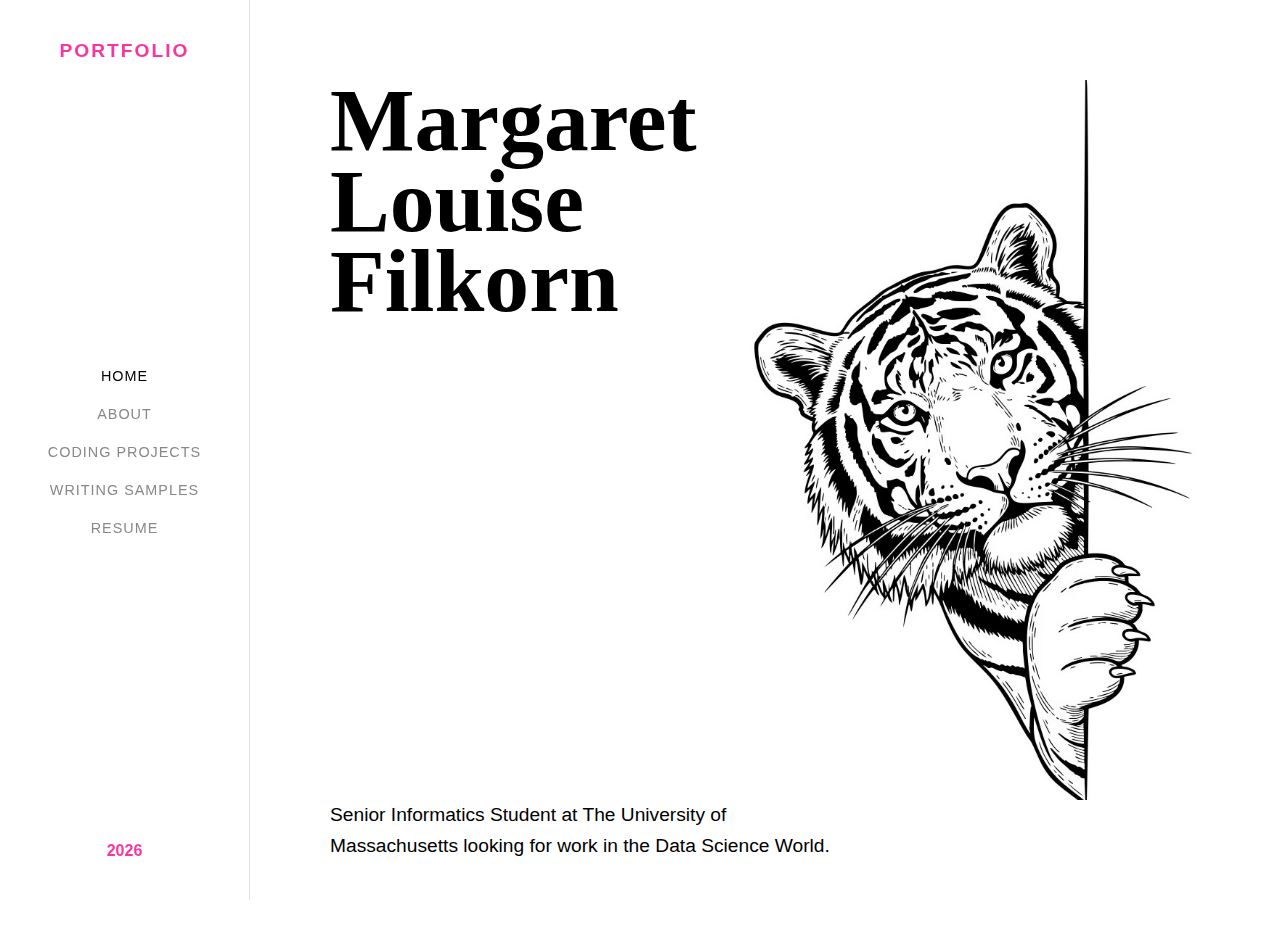
<file: index.html>
<!DOCTYPE html>
<html lang="en">
<head>
    <meta charset="UTF-8">
    <title>Portfolio</title>
    <link rel="stylesheet" href="finalproj.css">
</head>
<body>

    <nav class="sidebar">
        <div class="logo">PORTFOLIO</div>
        <ul class="nav-links">
            <li><a href="#" class="active">Home</a></li>
            <li><a href="#">About</a></li>
            <li><a href="#">Coding Projects</a></li>
            <li><a href="#">Writing Samples</a></li>
            <li><a href="#">Resume</a></li>
        </ul>
        <div class="sidebar-footer">
            <p>2026</p>
        </div>
    </nav>

    <main class="content">
        <section class="me">
            <h1 class="main-title">Margaret<br>Louise<br>Filkorn</h1>
        </section>
        
        <section class="description">
            <p>Senior Informatics Student at The University of Massachusetts looking for work in the Data Science World.</p>
        </section>
    </main>

</body>
</html>
</file>
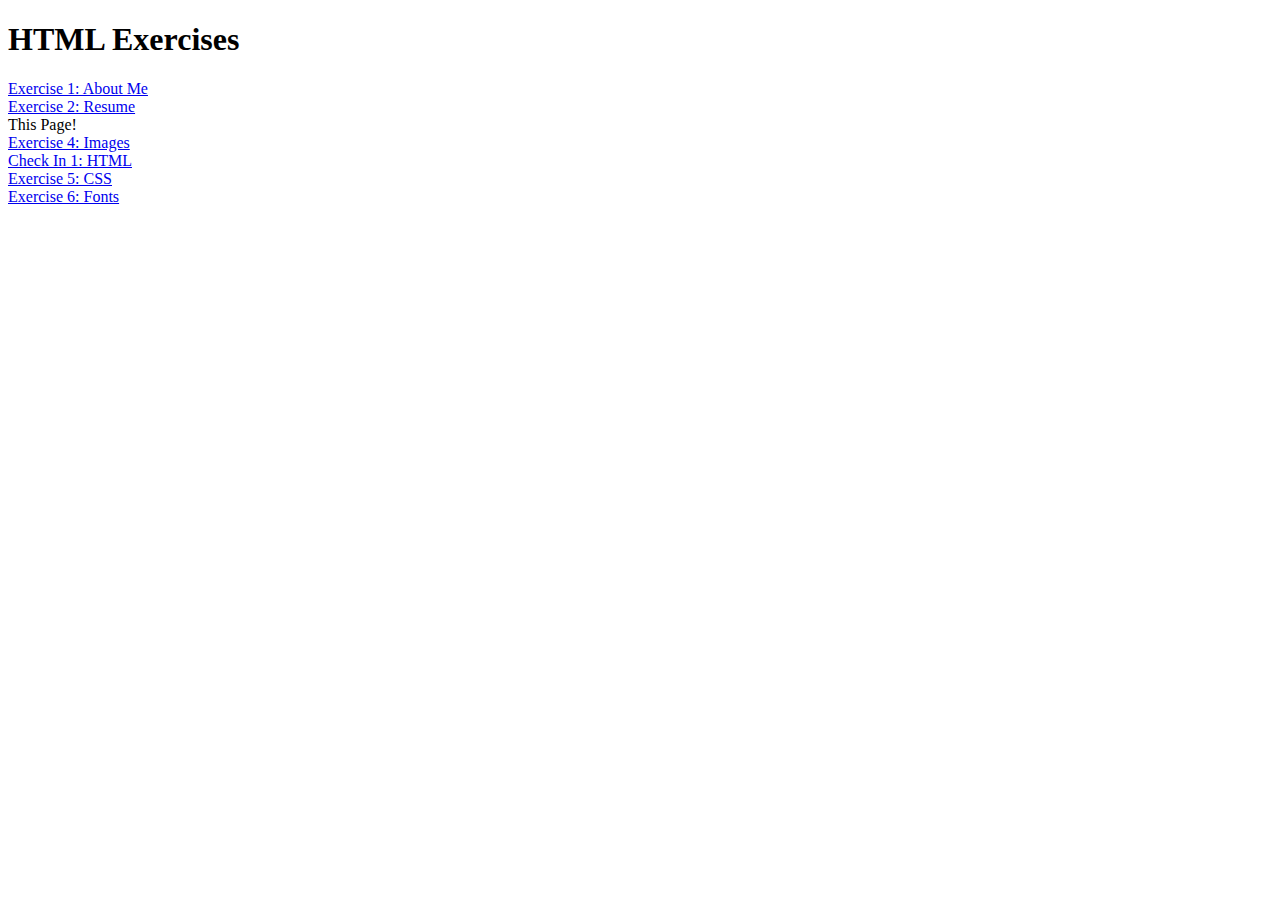
<file: exersises/index.html>
<!DOCTYPE html>
<html lang="en">
    <head>
        <meta charset="UTF-8">
        <title> Course Exercises </title>
    </head>

    <body>
        <main>
            <h1> HTML Exercises </h1>

            <li><a href="exercise1.html">Exercise 1: About Me </a></li>

            <li><a href="exercise2.html">Exercise 2: Resume </a></li>

            <li>This Page!</li>

            <li><a href="exercise4.html">Exercise 4: Images </a></li>

            <li><a href="checkin1.html">Check In 1: HTML</a></li>

            <li> <a href="exercise5.html">Exercise 5: CSS</a></li>

            <li><a href="exercise6.html">Exercise 6: Fonts</a></li>

        </ul>

        </main>
        
    </body>
</html>
</file>
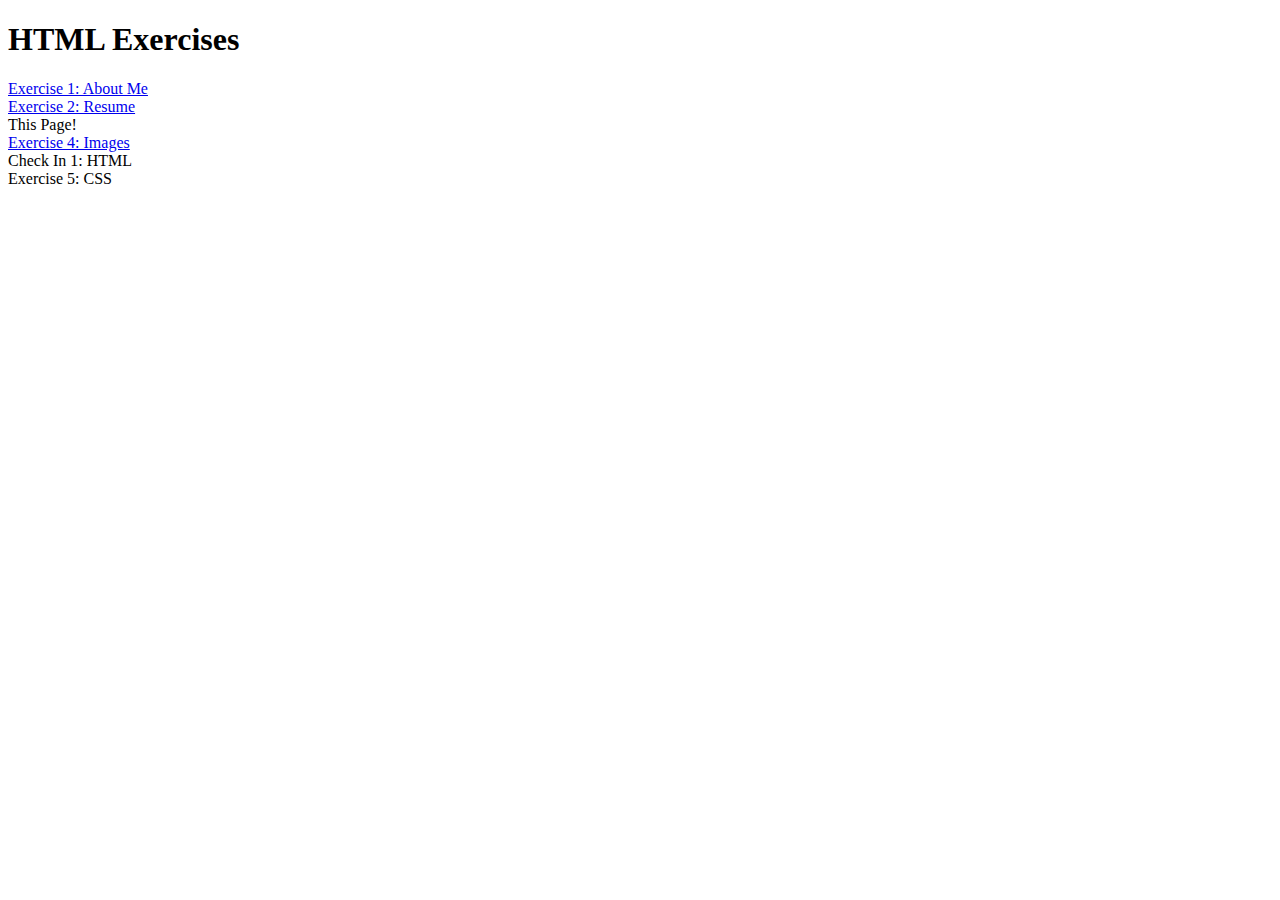
<file: exersises/exersises/index.html>
<!DOCTYPE html>
<html lang="en">
    <head>
        <meta charset="UTF-8">
        <title> Course Exercises </title>
    </head>

    <body>
        <main>
            <h1> HTML Exercises </h1>

            <li><a href="exercise1.html">Exercise 1: About Me </a></li>

            <li><a href="exercise2.html">Exercise 2: Resume </a></li>

            <li>This Page!</li>

            <li><a href="exercise4.html">Exercise 4: Images </a></li>

            <li><a herf="checkin1.html">Check In 1: HTML</a></li>
            
            <li> <a herf="exercise5.html">Exercise 5: CSS</a></li>

        </ul>

        </main>
        
    </body>
</html>
</file>
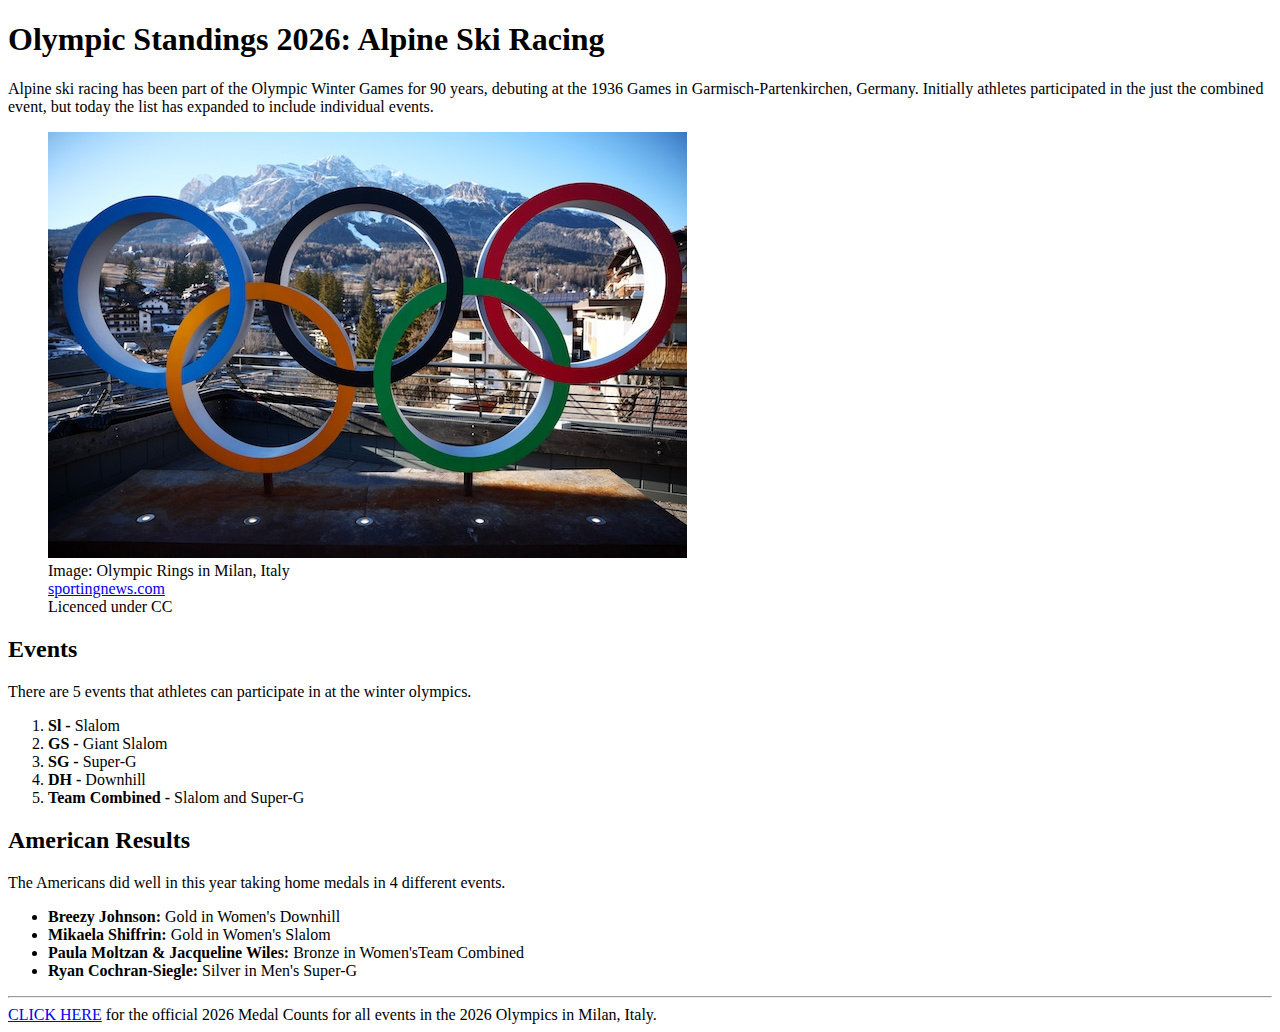
<file: checkin1.html>
<!DOCTYPE html>
<html lang="en">
    <head>
        <meta charset="UTF-8">
        <title> Check In 1: Louise Filkorn </title>
    </head>

    <body>
        <h1> Olympic Standings 2026: Alpine Ski Racing </h1>
            <p> Alpine ski racing has been part of the Olympic Winter Games for 90 years,
                debuting at the 1936 Games in Garmisch-Partenkirchen, Germany. Initially 
                athletes participated in the just the combined event, but today the list 
                has expanded to include individual events.  </p>
                <figure>
                    <img src="../images/Olympics1.jpg" alt="The Olympic Rings">
                        <figcaption>
                            Image: Olympic Rings in Milan, Italy <br>
                            <a href="https://www.sportingnews.com/us/olympics/news/olympics-end-closing-ceremony-date-time-2026-winter-games/1b757dfba2088dd322cfc0d3">sportingnews.com</a> <br>
                            Licenced under CC
                        </figcaption>
                </figure>
        <h2> Events</h2>
            <p> There are 5 events that athletes can participate in at the winter olympics. </p>
            <ol>
                <li> <b>Sl -</b> Slalom</li>
                <li> <b>GS -</b> Giant Slalom</li>
                <li> <b>SG -</b> Super-G</li>
                <li> <b>DH -</b> Downhill</li>
                <li> <b>Team Combined -</b> Slalom and Super-G</li>
            </ol>
        <h2> American Results </h2>
            <p> The Americans did well in this year taking home medals in 4 different events. </p>
                <ul>
                    <li> <b>Breezy Johnson:</b> Gold in Women's Downhill</li>
                    <li> <b>Mikaela Shiffrin:</b> Gold in Women's Slalom</li>
                    <li> <b>Paula Moltzan & Jacqueline Wiles:</b> Bronze in Women'sTeam Combined</li>
                    <li> <b>Ryan Cochran-Siegle:</b> Silver in Men's Super-G </li>
                </ul>
                <hr>

                <footer>
                    <a href="https://www.olympics.com/en/milano-cortina-2026/medals?utm_source=google&utm_campaign=dp_google&utm_content=medals"> CLICK HERE</a> for the official 2026 Medal Counts for all events in the 2026 Olympics in Milan, Italy.
                </footer>
    </body>
</html>
</file>
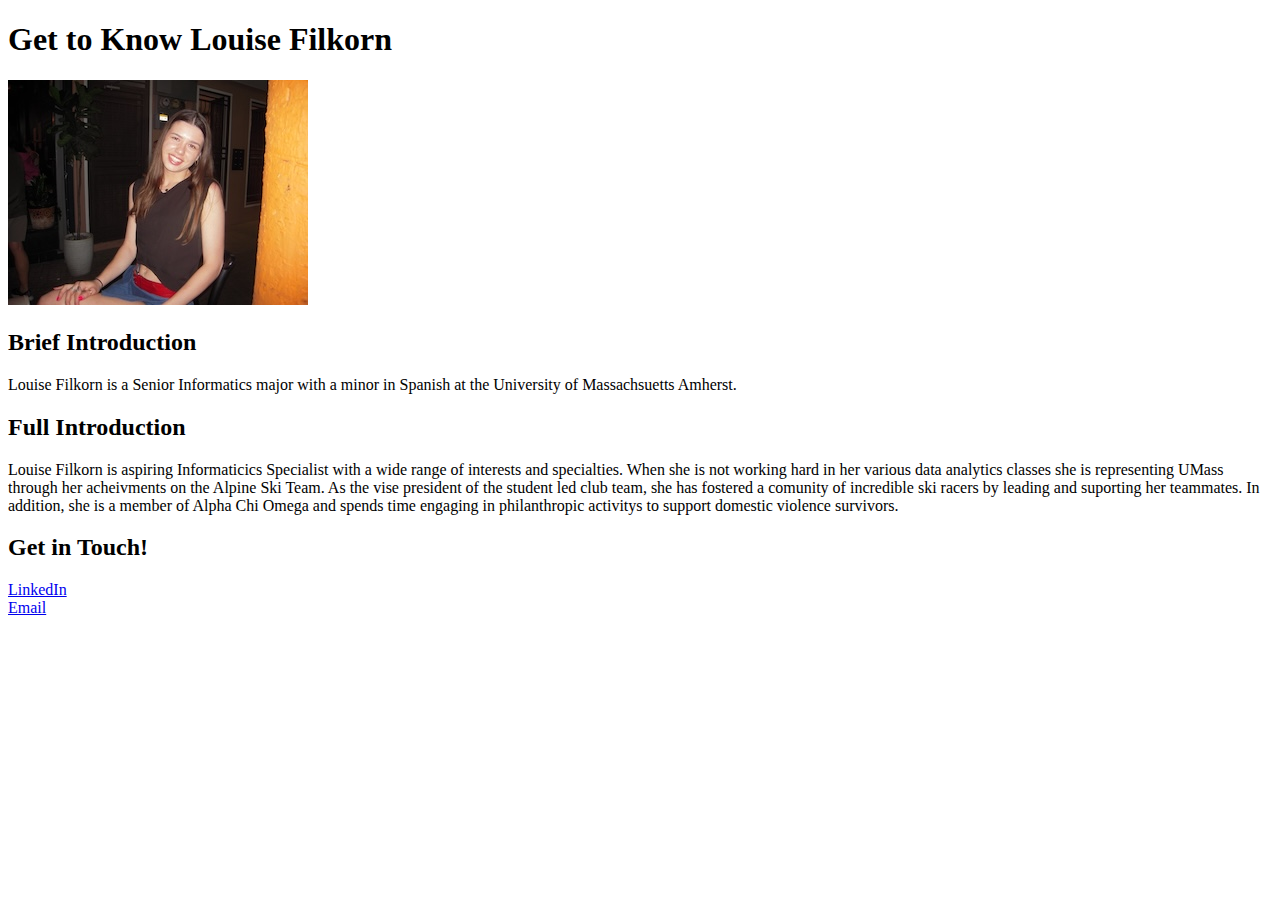
<file: exercise1.html>
<!DOCTYPE html>
<html lang="en">
    <head>
        <meta charset="UTF-8">
        <title> Louise Filkorn Bio - Exersise 1 </title>
    </head>

    <body>
        <h1> Get to Know Louise Filkorn</h1>

        <img src="me.jpg" alt="Louise in a black top, sitting in a chair, smiling.">

        <h2> Brief Introduction </h2>
        <p> Louise Filkorn is a Senior Informatics major with a minor in Spanish at the University of Massachsuetts Amherst. </p>

        <h2> Full Introduction </h2>

        <p> Louise Filkorn is aspiring Informaticics Specialist with a wide range of interests and specialties. When she is not 
        working hard in her various data analytics classes she is representing UMass through her acheivments on the Alpine Ski Team.
        As the vise president of the student led club team, she has fostered a comunity of incredible ski racers by leading and suporting
        her teammates. In addition, she is a member of Alpha Chi Omega and spends time engaging in philanthropic activitys to 
        support domestic violence survivors. </p>
        
        <h2> Get in Touch! </h2>
        <a href="https://www.linkedin.com/in/louisefilkorn/">LinkedIn</a><br>
        <a href="mailto:mfilkorn@umass.edu">Email</a>
        
    </body>
</html>
</file>
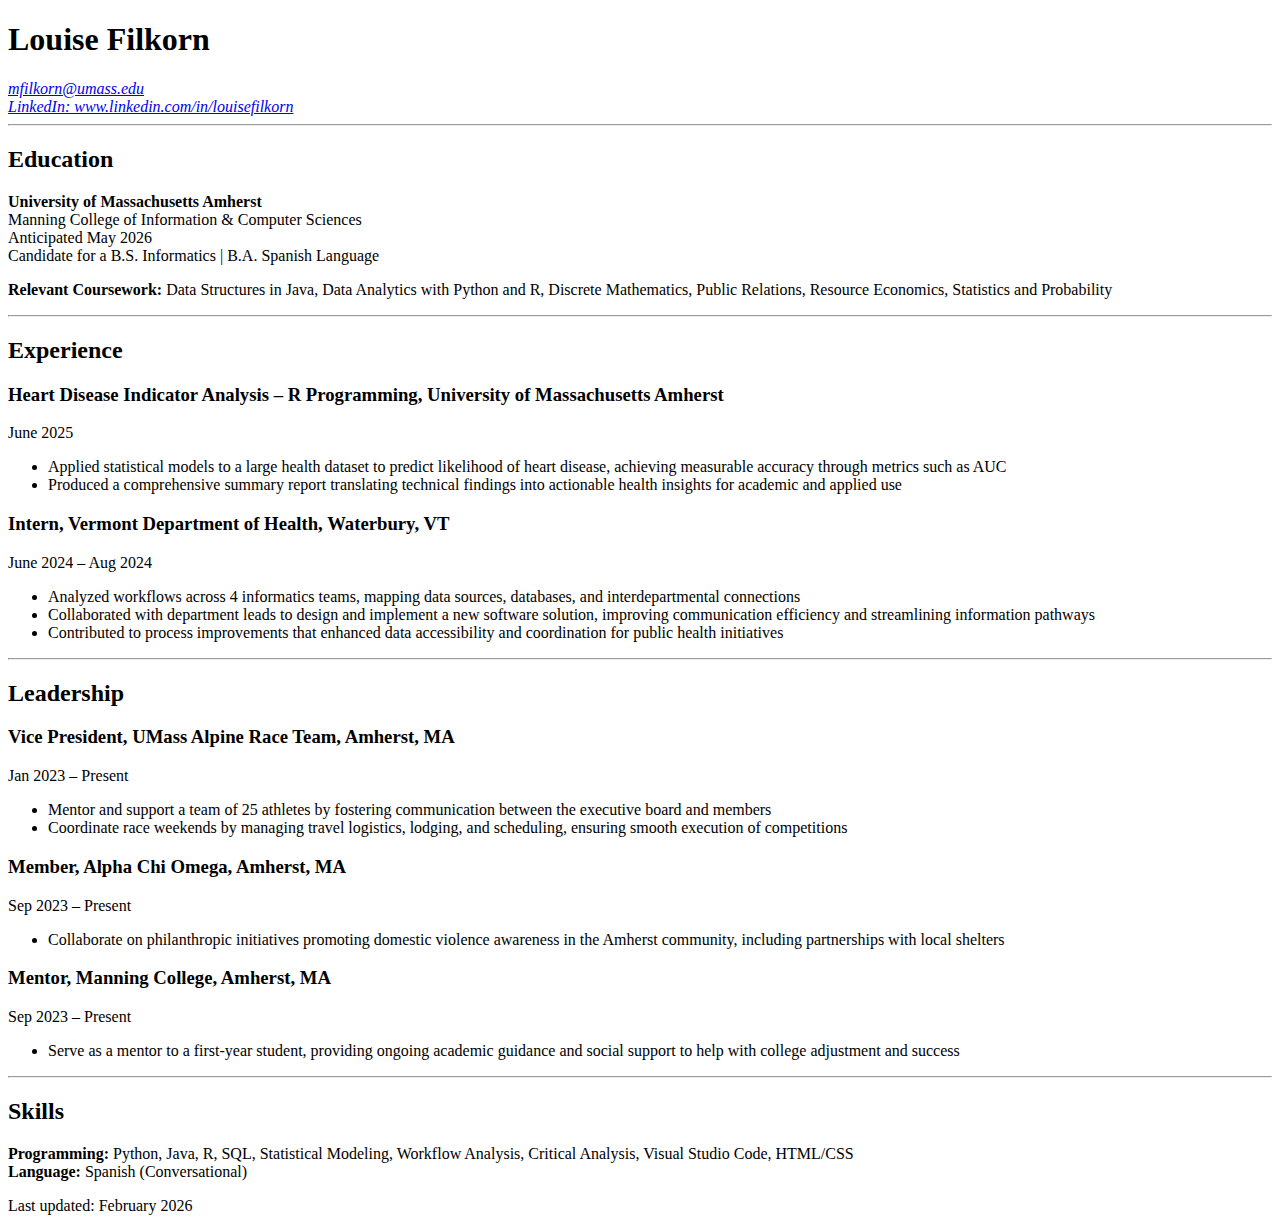
<file: exercise2.html>
<!DOCTYPE html>
<html lang="en">
    <head>
        <meta charset="UTF-8">
        <title> Louise Filkorn </title>
    </head>

    <body>
        <main>
          <h1>Louise Filkorn</h1>
      
          <address>
            <a href="mailto:mfilkorn@umass.edu">mfilkorn@umass.edu</a><br>
            <a href="https://www.linkedin.com/in/louisefilkorn">LinkedIn: www.linkedin.com/in/louisefilkorn</a>
          </address>
      
          <hr>
      
          <h2>Education</h2>
          <p>
            <strong>University of Massachusetts Amherst</strong><br>
            Manning College of Information &amp; Computer Sciences<br>
            Anticipated May 2026<br>
            Candidate for a B.S. Informatics | B.A. Spanish Language
          </p>
          <p>
            <strong>Relevant Coursework:</strong> Data Structures in Java, Data Analytics with Python and R, Discrete
            Mathematics, Public Relations, Resource Economics, Statistics and Probability
          </p>
      
          <hr>
      
          <h2>Experience</h2>
      
          <h3>Heart Disease Indicator Analysis &ndash; R Programming, University of Massachusetts Amherst</h3>
          <p>June 2025</p>
          <ul>
            <li>
              Applied statistical models to a large health dataset to predict likelihood of heart disease, achieving
              measurable accuracy through metrics such as AUC
            </li>
            <li>
              Produced a comprehensive summary report translating technical findings into actionable health insights
              for academic and applied use
            </li>
          </ul>
      
          <h3>Intern, Vermont Department of Health, Waterbury, VT</h3>
          <p>June 2024 &ndash; Aug 2024</p>
          <ul>
            <li>
              Analyzed workflows across 4 informatics teams, mapping data sources, databases, and interdepartmental
              connections
            </li>
            <li>
              Collaborated with department leads to design and implement a new software solution, improving
              communication efficiency and streamlining information pathways
            </li>
            <li>
              Contributed to process improvements that enhanced data accessibility and coordination for public health
              initiatives
            </li>
          </ul>
      
          <hr>
      
          <h2>Leadership</h2>
      
          <h3>Vice President, UMass Alpine Race Team, Amherst, MA</h3>
          <p>Jan 2023 &ndash; Present</p>
          <ul>
            <li>
              Mentor and support a team of 25 athletes by fostering communication between the executive board and
              members
            </li>
            <li>
              Coordinate race weekends by managing travel logistics, lodging, and scheduling, ensuring smooth
              execution of competitions
            </li>
          </ul>
      
          <h3>Member, Alpha Chi Omega, Amherst, MA</h3>
          <p>Sep 2023 &ndash; Present</p>
          <ul>
            <li>
              Collaborate on philanthropic initiatives promoting domestic violence awareness in the Amherst community,
              including partnerships with local shelters
            </li>
          </ul>
      
          <h3>Mentor, Manning College, Amherst, MA</h3>
          <p>Sep 2023 &ndash; Present</p>
          <ul>
            <li>
              Serve as a mentor to a first-year student, providing ongoing academic guidance and social support to help
              with college adjustment and success
            </li>
          </ul>
      
          <hr>
      
          <h2>Skills</h2>
          <p>
            <strong>Programming:</strong> Python, Java, R, SQL, Statistical Modeling, Workflow Analysis, Critical Analysis,
            Visual Studio Code, HTML/CSS<br>
            <strong>Language:</strong> Spanish (Conversational)
          </p>
        </main>
      
        <footer>Last updated: February 2026</footer>
      </body>
      </html>
</file>
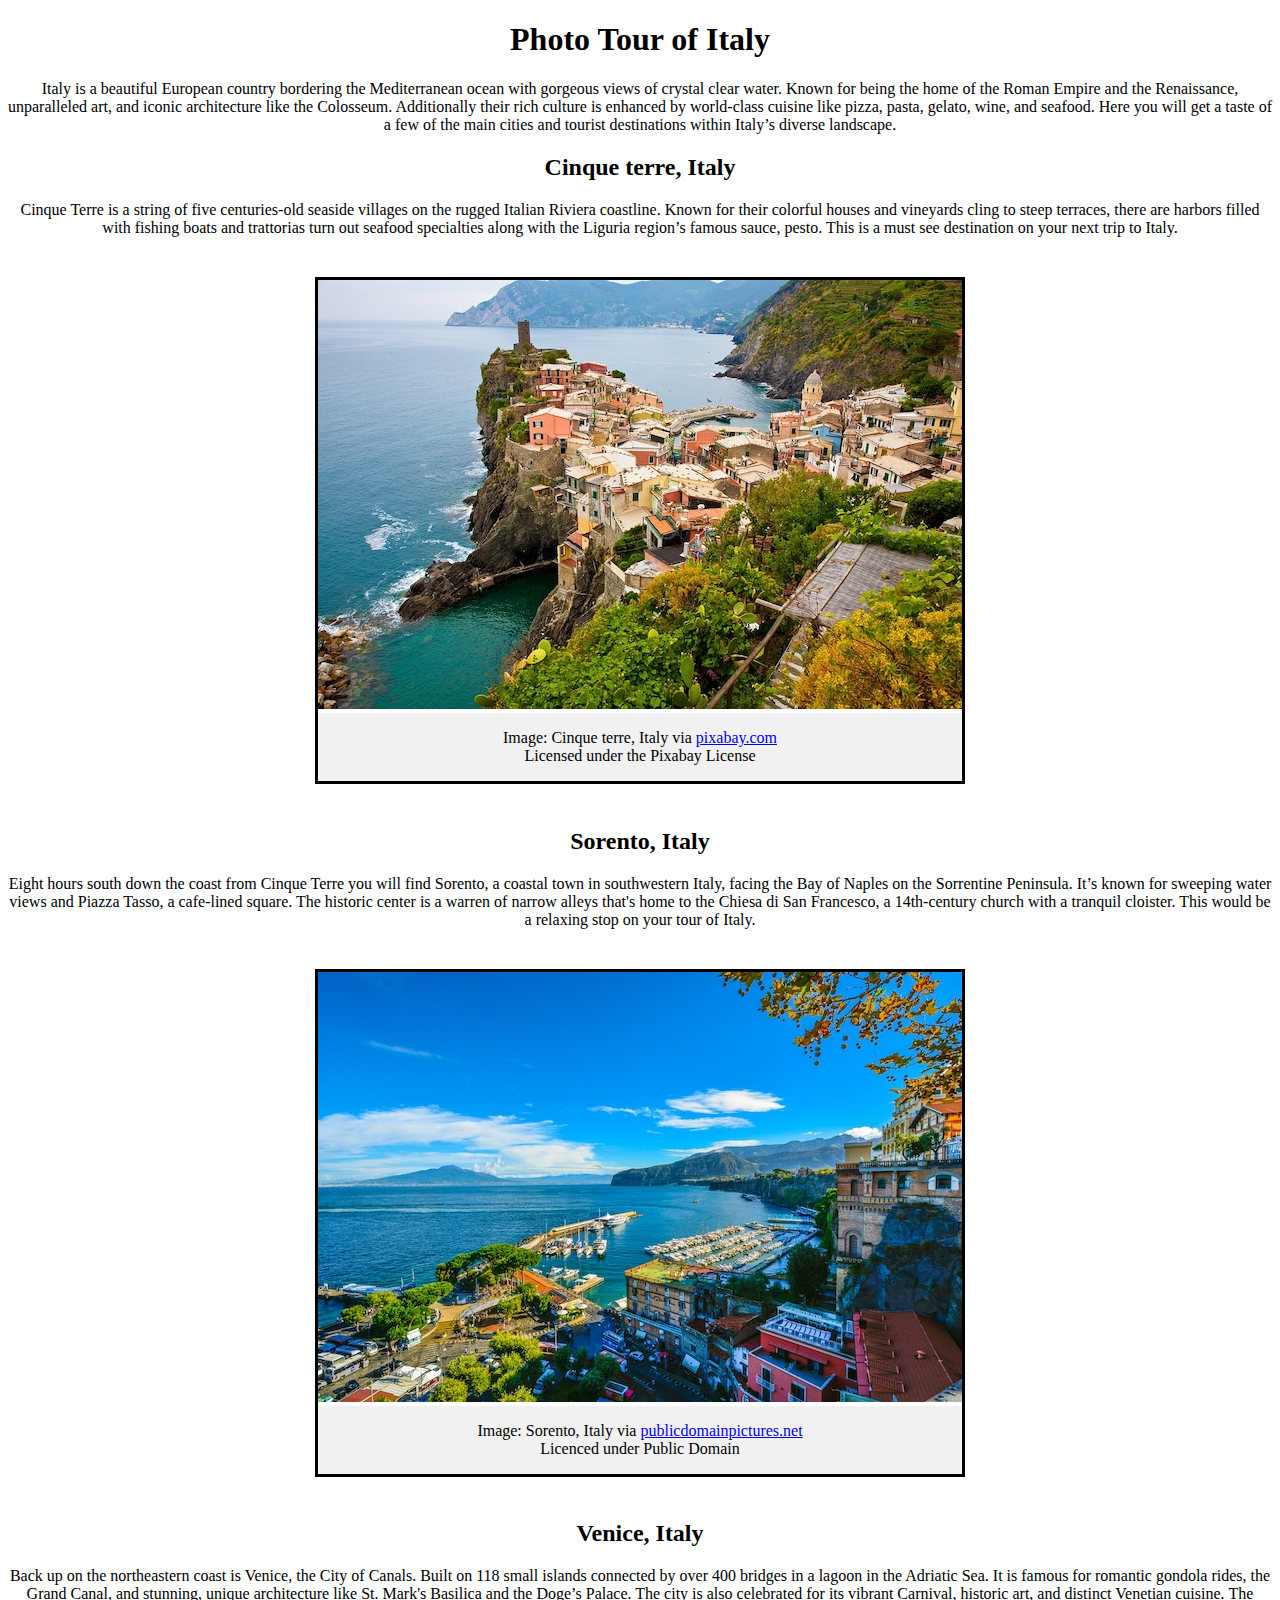
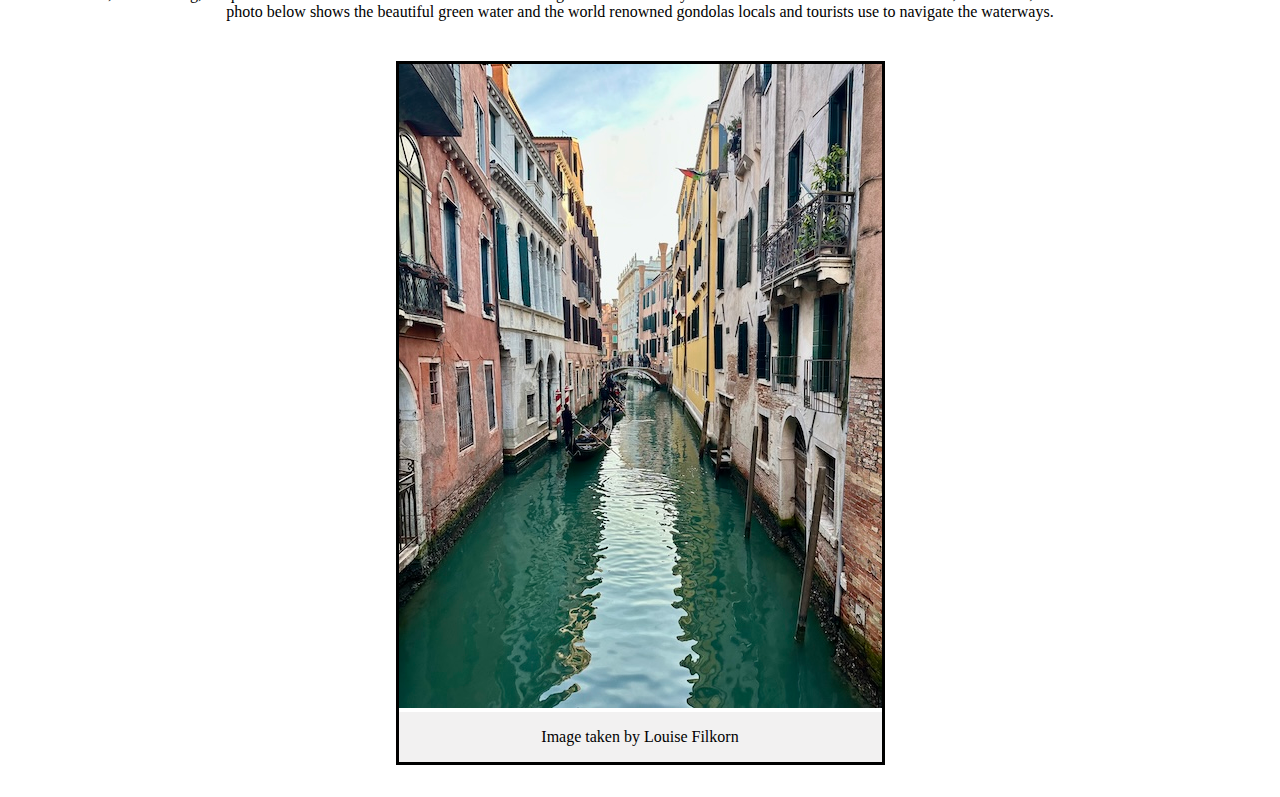
<file: exercise4.html>
<!DOCTYPE html>
<html lang="en">
    <head>
        <meta charset="UTF-8">
        <title> Exercise 4: Images </title>
        <style>
            body {
                text-align: center;
            }
            figure {
                border: solid rgb(0, 0, 0) 3px;
                display: inline-block;
                margin: 1.5rem auto;
            }
            figcaption{
                background-color: rgb(242, 241, 241);
                padding: 1rem;
            }
            img{
                max-width: 100%;
            }
        </style>
    </head>

    <body>
        <main>
            <h1> Photo Tour of Italy </h1>
                <p>Italy is a beautiful European country bordering the Mediterranean ocean with gorgeous
                    views of crystal clear water. Known for being the home of the Roman Empire and the Renaissance,
                    unparalleled art, and iconic architecture like the Colosseum. Additionally their rich culture is 
                    enhanced by world-class cuisine like pizza, pasta, gelato, wine, and seafood. Here you will get a 
                    taste of a few of the main cities and tourist destinations  within Italy’s diverse landscape. </p>

                <h2> Cinque terre, Italy </h2>
                    <p>Cinque Terre is a string of five centuries-old seaside villages on the rugged Italian Riviera coastline.
                    Known for their colorful houses and vineyards cling to steep terraces, there are harbors filled with fishing 
                    boats and trattorias turn out seafood specialties along with the Liguria region’s famous sauce, pesto. 
                    This is a must see destination on your next trip to Italy.</p>
                    <figure>
                        <img src="../images/italy_view.jpg" alt="View of small village on the coast of Italy">
                            <figcaption>
                                Image: Cinque terre, Italy via
                                <a href="https://pixabay.com/photos/cinque-terre-italy-mediterranean-666601/"> pixabay.com</a> <br>
                                Licensed under the Pixabay License
                            </figcaption>
                    </figure>

                <h2> Sorento, Italy </h2>
                    <p>Eight hours south down the coast from Cinque Terre you will find Sorento, a coastal town in southwestern Italy,
                        facing the Bay of Naples on the Sorrentine Peninsula. It’s known for sweeping water views and Piazza Tasso, 
                        a cafe-lined square. The historic center is a warren of narrow alleys that's home to the Chiesa di San Francesco,
                        a 14th-century church with a tranquil cloister. This would be a relaxing stop on your tour of Italy.  </p>
                    <figure>
                        <img src="../images/sorento.jpeg" alt="View of the coast of Sorento Italy">
                            <figcaption>
                                Image: Sorento, Italy via
                                <a href="https://www.publicdomainpictures.net/en/view-image.php?image=208876&picture=sorrento-italy">publicdomainpictures.net</a> <br>
                                Licenced under Public Domain
                            </figcaption>
                    </figure>

                <h2> Venice, Italy</h2>
                    <p> Back up on the northeastern coast is Venice, the City of Canals. Built on 118 small islands connected by 
                        over 400 bridges in a lagoon in the Adriatic Sea. It is famous for romantic gondola rides, the Grand Canal, 
                        and stunning, unique architecture like St. Mark's Basilica and the Doge’s Palace. The city is also celebrated 
                        for its vibrant Carnival, historic art, and distinct Venetian cuisine. The photo below shows the beautiful 
                        green water and the world renowned gondolas locals and tourists use to navigate the waterways.  </p>
                    <figure>
                        <img src="../images/venice.jpeg" alt="View of a canal in Venice Italy">
                            <figcaption>
                                Image taken by Louise Filkorn
                            </figcaption>
                    </figure>
        </main>
    </body>
</html>
</file>
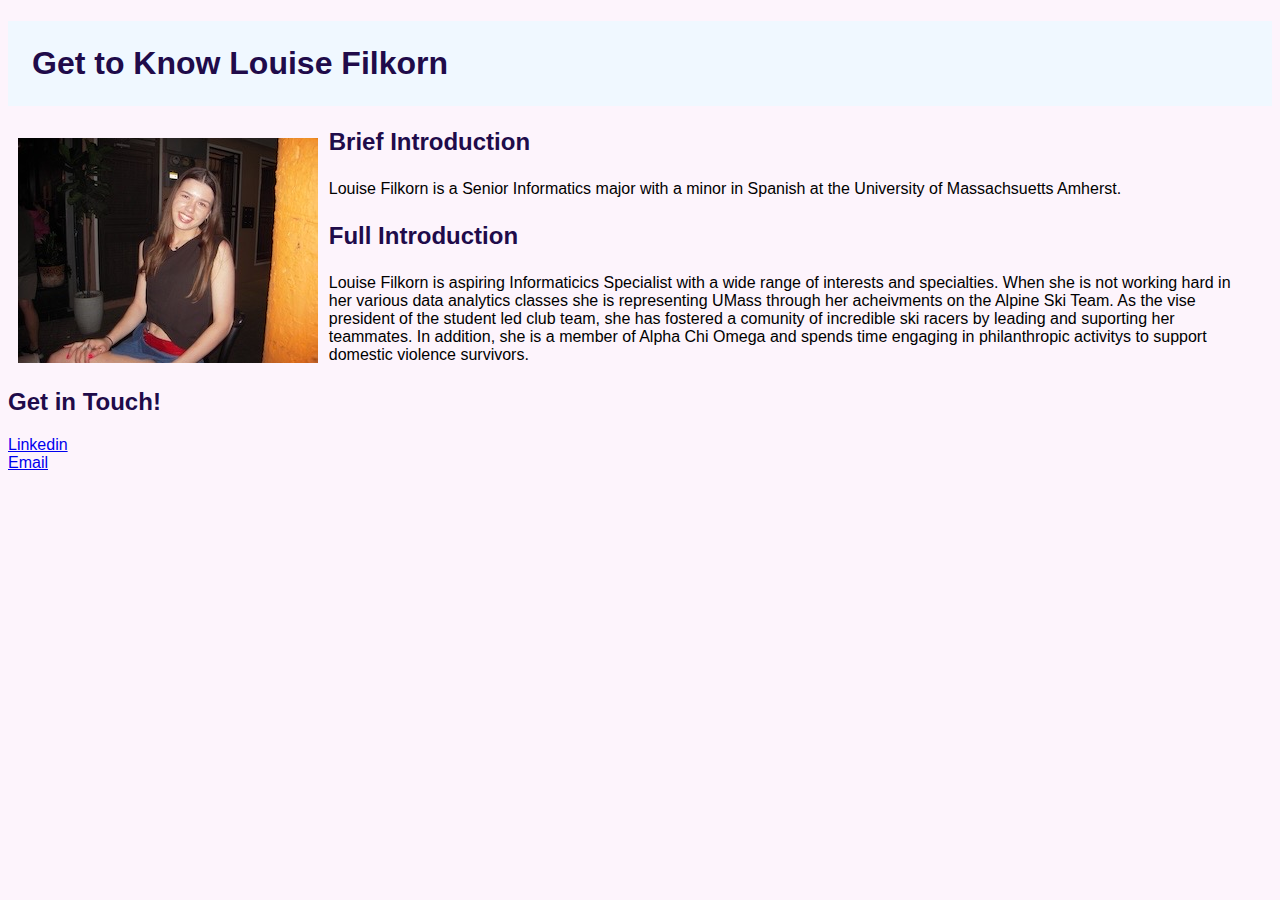
<file: exercise5.html>
<!DOCTYPE html>
<html lang="en">
    <head>
        <meta charset="UTF-8">
        <title> Louise Filkorn Bio - Exersise 1 </title>

        <style>
            body{
                font-family: Arial, Arial, Helvetica, sans-serif;
                background-color: rgb(253, 244, 252);
            }

            h1 {
                color: rgb(32, 11, 74);
                background-color:aliceblue;
                padding:1.5rem;
            }

            h2 {
                color: rgb(32, 11, 74);
            }
            p {
                margin: 1.5rem;
            }
            img {
                float: left;
                border: 2px;
                margin: .65rem;
                max-width: 100%;
            }

        </style>

    </head>

    <body>
        <h1> Get to Know Louise Filkorn</h1>

        <img src="../images/me.JPEG" alt="Louise in a black top, sitting in a chair, smiling.">

        <h2> Brief Introduction </h2>
        <p> Louise Filkorn is a Senior Informatics major with a minor in Spanish at the University of Massachsuetts Amherst. </p>

        <h2> Full Introduction </h2>

        <p> Louise Filkorn is aspiring Informaticics Specialist with a wide range of interests and specialties. When she is not 
        working hard in her various data analytics classes she is representing UMass through her acheivments on the Alpine Ski Team.
        As the vise president of the student led club team, she has fostered a comunity of incredible ski racers by leading and suporting
        her teammates. In addition, she is a member of Alpha Chi Omega and spends time engaging in philanthropic activitys to 
        support domestic violence survivors. </p>
        
        <h2> Get in Touch! </h2>
        <a href=”https://www.linkedin.com/in/louisefilkorn/“> Linkedin</a> <br>
        <a href=”mailto:mfilkorn@umass.edu“> Email </a>
        
    </body>
</html>
</file>
<file: finalproj.css>
* {
    margin: 0;
    padding: 0;
    box-sizing: border-box;
}

body {
    background-color: #ffffff;
    color: #000000;
    font-family: 'Inter', -apple-system, BlinkMacSystemFont, sans-serif;
    display: flex;
    min-height: 100vh;
}

.sidebar {
    width: 250px;
    height: 100vh;
    position: fixed;
    border-right: 1px solid #e0e0e0;
    padding: 40px;
    display: flex;
    flex-direction: column;
    justify-content: space-between;
    text-align: center;
}

.sidebar-footer {
    color: rgb(249, 53, 160);
    font-weight: 900;
}

.logo {
    font-weight: 900;
    letter-spacing: 2px;
    font-size: 1.2rem;
    color: rgb(249, 53, 160);
}

.nav-links {
    list-style: none;
}

.nav-links li {
    margin: 20px 0;
}

.nav-links a {
    text-decoration: none;
    color: #888;
    font-size: 0.9rem;
    text-transform: uppercase;
    letter-spacing: 1px;
}

.nav-links a:hover {
    color: rgb(249, 53, 160);
}

.nav-links a.active {
    color: #000;
}

.content {
    margin-left: 250px;
    padding: 80px;
    width: 100%;
    display: flex;
    flex-direction: column;
}

.main-title {
    flex: 1;
    font-family: 'Playfair Display', serif;
    line-height: 0.9;
    white-space: nowrap;
    font-size: clamp(2rem, 7vw, 6rem);
}

.description {
    margin-top: 0px;
    max-width: 500px;
    font-size: 1.2rem;
    line-height: 1.6;
}

.me {
    background-image: url('images/tiger.jpg'); 
    background-position: right;
    background-size: contain;
    min-height: 80vh;
    background-repeat: no-repeat;
}
</file>
